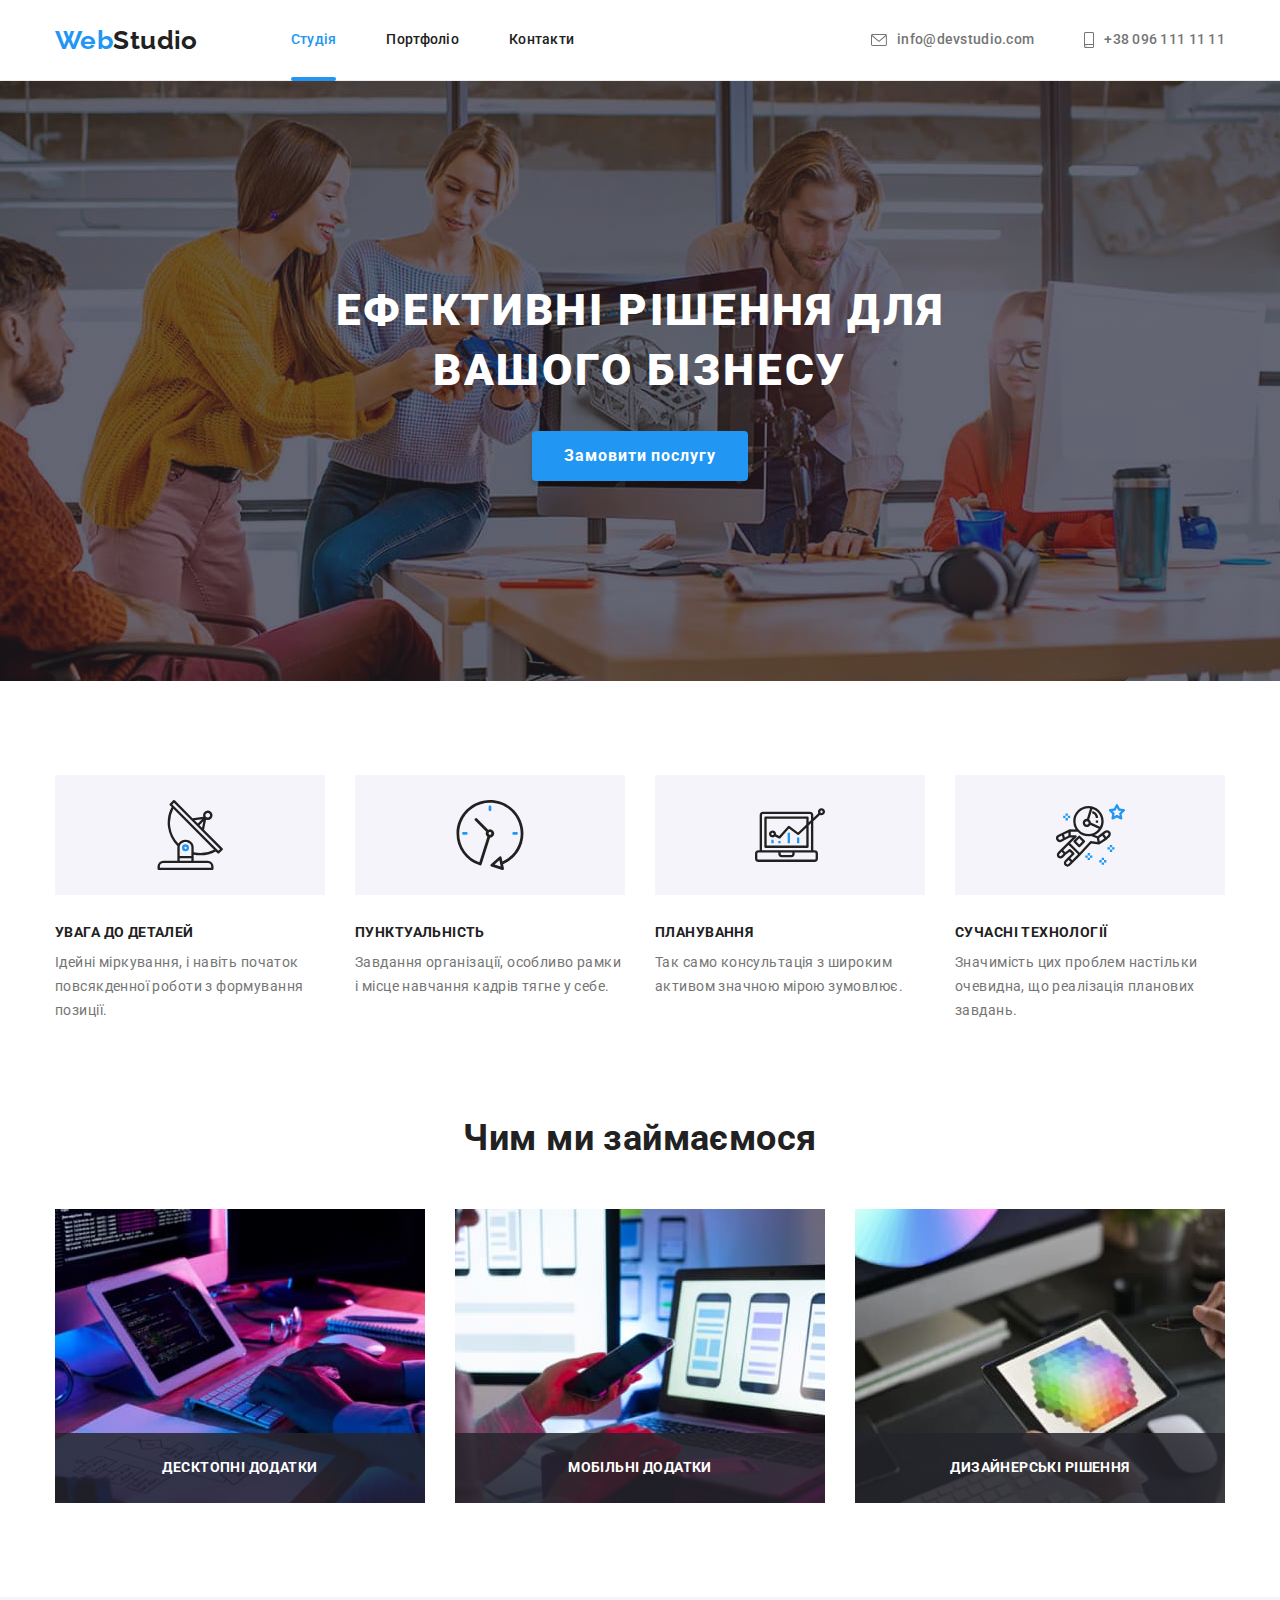
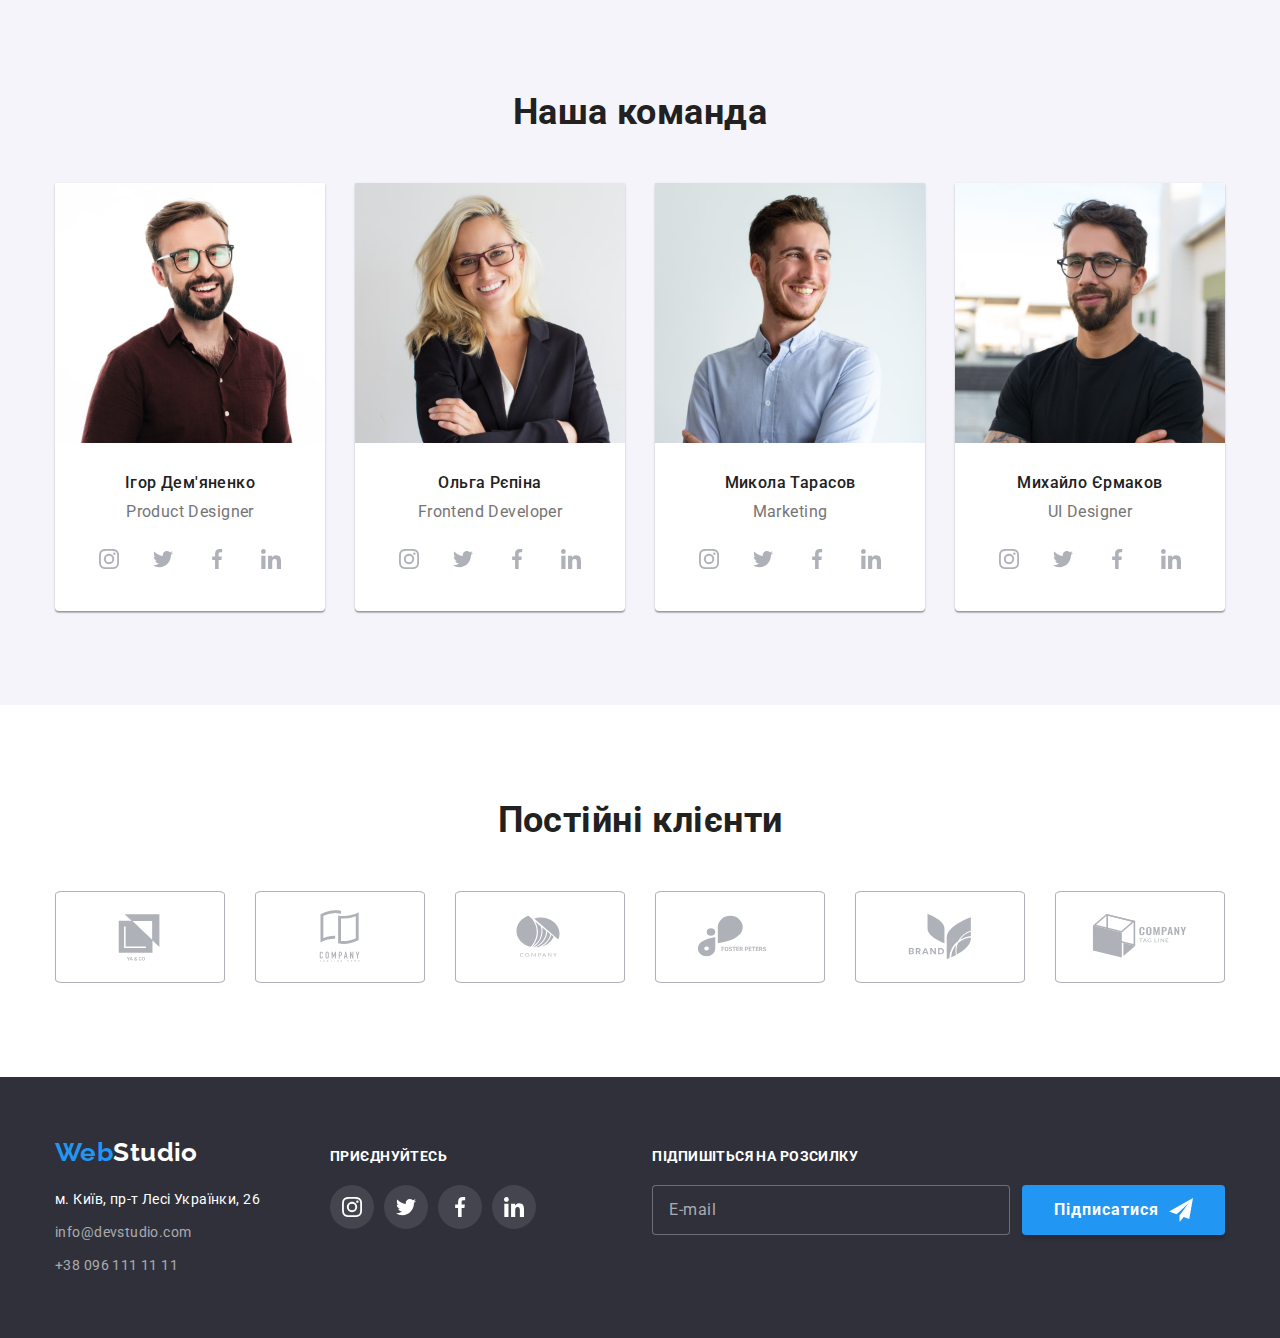
<file: index.html>
<!DOCTYPE html>
<html lang="uk">
  <head>
    <meta charset="UTF-8" />
    <meta http-equiv="X-UA-Compatible" content="IE=edge" />
    <meta name="viewport" content="width=device-width, initial-scale=1.0" />
    <title>Студія</title>
    <link rel="preconnect" href="https://fonts.googleapis.com" />
    <link rel="preconnect" href="https://fonts.gstatic.com" crossorigin />
    <link
      href="https://fonts.googleapis.com/css2?family=Raleway:wght@700&family=Roboto:wght@400;500;700;900&display=swap"
      rel="stylesheet"
    />
    <link
      rel="stylesheet"
      href="https://cdnjs.cloudflare.com/ajax/libs/modern-normalize/1.1.0/modern-normalize.min.css"
    />
    <link rel="stylesheet" href="./css/main.min.css" />
  </head>
  <body>
    <!--Загаловок-->
    <header class="main-menu">
      <div class="menu container">
        <nav class="menu-nav">
          <a href="./index.html" class="logo menu-nav__logo link"> <span>Web</span>Studio </a>
          <ul class="menu-links list">
            <li class="menu-links__item">
              <a href="./index.html" class="menu-links__link link current">Студія</a>
            </li>
            <li class="menu-links__item">
              <a href="./portfolio.html" class="menu-links__link link">Портфоліо</a>
            </li>
            <li class="menu-links__item">
              <a href="#" class="menu-links__link link">Контакти</a>
            </li>
          </ul>
        </nav>
        <ul class="header-contacts list">
          <li>
            <a href="mailto:info@devstudio.com" class="contacts-link link"
              ><svg class="contacts-link__icon" width="16" height="12">
                <use href="./images/symbol-defs.svg#icon-email"></use>
              </svg>
              info@devstudio.com</a
            >
          </li>
          <li>
            <a href="tel:+380961111111" class="contacts-link link"
              ><svg class="contacts-link__icon" width="10" height="16">
                <use href="./images/symbol-defs.svg#icon-smartphone"></use>
              </svg>
              +38 096 111 11 11</a
            >
          </li>
        </ul>
      </div>
    </header>

    <!--Основний контент-->
    <main>
      <div class="hero">
        <div class="container">
          <h1 class="hero__title">Ефективні рішення для вашого бізнесу</h1>
          <button type="button" class="hero__button button" data-modal-open>
            Замовити послугу
          </button>
        </div>
      </div>
      <section class="advances">
        <div class="container">
          <!--наші особливості(зробити це заголовок невидими)-->
          <h2 class="visually-hidden">Наші особливості</h2>
          <ul class="advances-svg list">
            <li class="advances-svg__item">
              <svg class="advances-svg__icon" aria-label="зображення радару">
                <use href="./images/symbol-defs.svg#icon-advances1"></use>
              </svg>
            </li>
            <li class="advances-svg__item">
              <svg class="advances-svg__icon" aria-label="зображення годиннику">
                <use href="./images/symbol-defs.svg#icon-advances2"></use>
              </svg>
            </li>
            <li class="advances-svg__item">
              <svg class="advances-svg__icon" aria-label="зображення комп'ютеру">
                <use href="./images/symbol-defs.svg#icon-advances3"></use>
              </svg>
            </li>
            <li class="advances-svg__item">
              <svg class="advances-svg__icon" aria-label="зображення космонавта">
                <use href="./images/symbol-defs.svg#icon-advances4"></use>
              </svg>
            </li>
          </ul>
          <ul class="advances-text list">
            <li class="advances-text__item">
              <h3 class="advances-text__subtitle">УВАГА ДО ДЕТАЛЕЙ</h3>
              <p class="advances-text__words">
                Ідейні міркування, і навіть початок повсякденної роботи з
                формування позиції.
              </p>
            </li>
            <li class="advances-text__item">
              <h3 class="advances-text__subtitle">ПУНКТУАЛЬНІСТЬ</h3>
              <p class="advances-text__words">
                Завдання організації, особливо рамки і місце навчання кадрів
                тягне у себе.
              </p>
            </li>
            <li class="advances-text__item">
              <h3 class="advances-text__subtitle">ПЛАНУВАННЯ</h3>
              <p class="advances-text__words">
                Так само консультація з широким активом значною мірою зумовлює.
              </p>
            </li>
            <li class="advances-text__item">
              <h3 class="advances-text__subtitle">СУЧАСНІ ТЕХНОЛОГІЇ</h3>
              <p class="advances-text__words">
                Значимість цих проблем настільки очевидна, що реалізація
                планових завдань.
              </p>
            </li>
          </ul>
        </div>
      </section>
      <!--чим мизаймаємось-->
      <section class="section">
        <div class="container">
          <h2 class="title">Чим ми займаємося</h2>
          <ul class="work-list list">
            <li class="work-list__item">
              <div class="work-img">
                <img
                  class="work-pic"
                  src="./images/box1.jpg"
                  alt="Людина працює за ноутбуком"
                  width="370"
                />
              </div>
              <p class="work-list__text">Десктопні додатки</p>
            </li>
            <li class="work-list__item">
              <img
                class="work-pic"
                src="./images/box2.jpg"
                alt="Людина працює за ноутбуком і тримає в руках мобільний телефон"
                width="370"
              />
              <p class="work-list__text">Мобільні додатки</p>
            </li>
            <li class="work-list__item">
              <img
                class="work-pic"
                src="./images/box3.jpg"
                alt="Людина тримає в руках планшет"
                width="370"
              />
              <p class="work-list__text">Дизайнерські рішення</p>
            </li>
          </ul>
        </div>
      </section>
      <!--наша команда-->
      <section class="team section">
        <div class="container">
          <h2 class="title">Наша команда</h2>
          <ul class="team-list list">
            <li class="team-item">
              <img
                class="team-pic"
                src="./images/igor.jpg"
                alt="фото Ігоря Дем'яненко"
                width="270"
              />
              <div class="team-subject-text">
                <h3 class="team-subject">Ігор Дем'яненко</h3>
                <p class="team-text" lang="en">Product Designer</p>
              </div>
              <ul class="team-social list">
                <li class="team-social-list">
                  <a href="" class="team-social-link">
                    <svg
                      aria-label="іконка інстаграму"
                      class="team-social-icon"
                    >
                      <use
                        href="./images/symbol-defs.svg#icon-instagram"
                      ></use></svg
                  ></a>
                </li>
                <li class="team-social-list">
                  <a href="" class="team-social-link">
                    <svg aria-label="іконка твітеру" class="team-social-icon">
                      <use
                        href="./images/symbol-defs.svg#icon-twitter"
                      ></use></svg
                  ></a>
                </li>
                <li class="team-social-list">
                  <a href="" class="team-social-link">
                    <svg aria-label="іконка фуйсбуку" class="team-social-icon">
                      <use
                        href="./images/symbol-defs.svg#icon-facebook"
                      ></use></svg
                  ></a>
                </li>
                <li class="team-social-list">
                  <a href="" class="team-social-link">
                    <svg aria-label="іконка лікедіну" class="team-social-icon">
                      <use
                        href="./images/symbol-defs.svg#icon-linkedin"
                      ></use></svg
                  ></a>
                </li>
              </ul>
            </li>
            <li class="team-item">
              <img
                class="team-pic"
                src="./images/olga.jpg"
                alt="фото Ольги Рєпіної"
                width="270"
              />
              <div class="team-subject-text">
                <h3 class="team-subject">Ольга Рєпіна</h3>
                <p class="team-text" lang="en">Frontend Developer</p>
              </div>
              <ul class="team-social list">
                <li class="team-social-list">
                  <a href="" class="team-social-link">
                    <svg
                      aria-label="іконка інстаграму"
                      class="team-social-icon"
                    >
                      <use
                        href="./images/symbol-defs.svg#icon-instagram"
                      ></use></svg
                  ></a>
                </li>
                <li class="team-social-list">
                  <a href="" class="team-social-link">
                    <svg aria-label="іконка твітеру" class="team-social-icon">
                      <use
                        href="./images/symbol-defs.svg#icon-twitter"
                      ></use></svg
                  ></a>
                </li>
                <li class="team-social-list">
                  <a href="" class="team-social-link">
                    <svg aria-label="іконка фуйсбуку" class="team-social-icon">
                      <use
                        href="./images/symbol-defs.svg#icon-facebook"
                      ></use></svg
                  ></a>
                </li>
                <li class="team-social-list">
                  <a href="" class="team-social-link">
                    <svg aria-label="іконка лікедіну" class="team-social-icon">
                      <use
                        href="./images/symbol-defs.svg#icon-linkedin"
                      ></use></svg
                  ></a>
                </li>
              </ul>
            </li>
            <li class="team-item">
              <img
                class="team-pic"
                src="./images/mykola.jpg"
                alt="фото Миколи Тарасова"
                width="270"
              />
              <div class="team-subject-text">
                <h3 class="team-subject">Микола Тарасов</h3>
                <p class="team-text" lang="en">Marketing</p>
              </div>
              <ul class="team-social list">
                <li class="team-social-list">
                  <a href="" class="team-social-link">
                    <svg
                      aria-label="іконка інстаграму"
                      class="team-social-icon"
                    >
                      <use
                        href="./images/symbol-defs.svg#icon-instagram"
                      ></use></svg
                  ></a>
                </li>
                <li class="team-social-list">
                  <a href="" class="team-social-link">
                    <svg aria-label="іконка твітеру" class="team-social-icon">
                      <use
                        href="./images/symbol-defs.svg#icon-twitter"
                      ></use></svg
                  ></a>
                </li>
                <li class="team-social-list">
                  <a href="" class="team-social-link">
                    <svg aria-label="іконка фуйсбуку" class="team-social-icon">
                      <use
                        href="./images/symbol-defs.svg#icon-facebook"
                      ></use></svg
                  ></a>
                </li>
                <li class="team-social-list">
                  <a href="" class="team-social-link">
                    <svg aria-label="іконка лікедіну" class="team-social-icon">
                      <use
                        href="./images/symbol-defs.svg#icon-linkedin"
                      ></use></svg
                  ></a>
                </li>
              </ul>
            </li>
            <li class="team-item">
              <img
                class="team-pic"
                src="./images/mykhailo.jpg"
                alt="фото Михайла Єрмакова"
                width="270"
              />
              <div class="team-subject-text">
                <h3 class="team-subject">Михайло Єрмаков</h3>
                <p class="team-text" lang="en">UI Designer</p>
              </div>
              <ul class="team-social list">
                <li class="team-social-list">
                  <a href="" class="team-social-link">
                    <svg
                      aria-label="іконка інстаграму"
                      class="team-social-icon"
                    >
                      <use
                        href="./images/symbol-defs.svg#icon-instagram"
                      ></use></svg
                  ></a>
                </li>
                <li class="team-social-list">
                  <a href="" class="team-social-link">
                    <svg aria-label="іконка твітеру" class="team-social-icon">
                      <use
                        href="./images/symbol-defs.svg#icon-twitter"
                      ></use></svg
                  ></a>
                </li>
                <li class="team-social-list">
                  <a href="" class="team-social-link">
                    <svg aria-label="іконка фуйсбуку" class="team-social-icon">
                      <use
                        href="./images/symbol-defs.svg#icon-facebook"
                      ></use></svg
                  ></a>
                </li>
                <li class="team-social-list">
                  <a href="" class="team-social-link">
                    <svg aria-label="іконка лікедіну" class="team-social-icon">
                      <use
                        href="./images/symbol-defs.svg#icon-linkedin"
                      ></use></svg
                  ></a>
                </li>
              </ul>
            </li>
          </ul>
        </div>
      </section>
      <!-- Клієнти -->
      <section class="clients section">
        <div class="container">
          <h2 class="title">Постійні клієнти</h2>
          <ul class="clients-list list">
            <li class="clients-item">
              <a href="" class="clients-link">
                <svg aria-label="логотип клієнта" class="clients-icon">
                  <use href="./images/symbol-defs.svg#icon-Logo"></use>
                </svg>
              </a>
            </li>
            <li class="clients-item">
              <a href="" class="clients-link">
                <svg aria-label="логотип клієнта" class="clients-icon">
                  <use href="./images/symbol-defs.svg#icon-Logo1"></use>
                </svg>
              </a>
            </li>
            <li class="clients-item">
              <a href="" class="clients-link">
                <svg aria-label="логотип клієнта" class="clients-icon">
                  <use href="./images/symbol-defs.svg#icon-Logo2"></use>
                </svg>
              </a>
            </li>
            <li class="clients-item">
              <a href="" class="clients-link">
                <svg aria-label="логотип клієнта" class="clients-icon">
                  <use href="./images/symbol-defs.svg#icon-Logo3"></use>
                </svg>
              </a>
            </li>
            <li class="clients-item">
              <a href="" class="clients-link">
                <svg aria-label="логотип клієнта" class="clients-icon">
                  <use href="./images/symbol-defs.svg#icon-Logo4"></use>
                </svg>
              </a>
            </li>
            <li class="clients-item">
              <a href="" class="clients-link">
                <svg aria-label="логотип клієнта" class="clients-icon">
                  <use href="./images/symbol-defs.svg#icon-Logo5"></use>
                </svg>
              </a>
            </li>
          </ul>
        </div>
      </section>
    </main>

    <!--Підвал-->
    <footer class="footer">
      <div class="container footer-box">
        <div class="footer-info">
          <div class="footer-info-part">
            <a href="./index.html" class="logo footer__logo link"
              ><span>Web</span>Studio</a
            >
            <address class="footer-address">
              <ul class="footer-list list">
                <li class="footer-item">
                  <a
                    class="footer-link link"
                    href="https://goo.gl/maps/CPtrU1FHBa2aNyZL9"
                    target="_blank"
                    rel="noopener noreferrer nofollow"
                    >м. Київ, пр-т Лесі Українки, 26</a
                  >
                </li>
                <li class="footer-item">
                  <a href="mailto:info@devstudio.com" class="footer-mail link"
                    >info@devstudio.com</a
                  >
                </li>
                <li class="footer-item">
                  <a href="tel:+380961111111" class="footer-tel link"
                    >+38 096 111 11 11</a
                  >
                </li>
              </ul>
            </address>
          </div>
          <div>
            <div class="footer-social">
              <p>приєднуйтесь</p>
              <ul class="footer-social-list list">
                <li class="footer-social-item">
                  <a href="" class="footer-social-link"
                    ><svg
                      lang="en"
                      aria-label="instagram"
                      class="footer-social-icon"
                    >
                      <use
                        href="./images/symbol-defs.svg#icon-instagram"
                      ></use></svg
                  ></a>
                </li>
                <li class="footer-social-item">
                  <a href="" class="footer-social-link"
                    ><svg
                      lang="en"
                      aria-label="twitter"
                      class="footer-social-icon"
                    >
                      <use
                        href="./images/symbol-defs.svg#icon-twitter"
                      ></use></svg
                  ></a>
                </li>
                <li class="footer-social-item">
                  <a href="" class="footer-social-link"
                    ><svg
                      lang="en"
                      aria-label="facebook"
                      class="footer-social-icon"
                    >
                      <use
                        href="./images/symbol-defs.svg#icon-facebook"
                      ></use></svg
                  ></a>
                </li>
                <li class="footer-social-item">
                  <a href="" class="footer-social-link"
                    ><svg
                      lang="en"
                      aria-label="linkedin"
                      class="footer-social-icon"
                    >
                      <use
                        href="./images/symbol-defs.svg#icon-linkedin"
                      ></use></svg
                  ></a>
                </li>
              </ul>
            </div>
          </div>
        </div>
        <div class="submit">
          <p class="footer-form-text">Підпишіться на розсилку</p>
          <form class="footer-form">
            <label class="footer-form-field">
              <input
                class="footer-input-email"
                type="text"
                name="email"
                pattern="[a-z0-9._%+-]+@[a-z0-9.-]+\.[a-z]{2,}$"
                placeholder="E-mail"
              />
            </label>
            <div class="btn-position">
              <button type="submit" class="footer-submit-btn">
                Підписатися
                <svg class="footer-icon-send" width="24" height="24">
                  <use href="./images/symbol-defs.svg#icon-send"></use>
                </svg>
              </button>
            </div>
          </form>
        </div>
      </div>
    </footer>
    <!-- modal window -->
    <div class="backdrop is-hidden" data-modal>
      <div class="modal">
        <button type="button" class="modal-close-btn" data-modal-close>
          <svg class="modal-close-icon" width="18" height="18">
            <use href="./images/symbol-defs.svg#icon-close"></use>
          </svg>
        </button>
        <p class="modal-form-title">Залиште свої дані, ми вам передзвонимо</p>
        <form class="modal-form">
          <label class="modal-form-field">
            <span class="modal-form-name">Ім'я</span>
            <span class="modal-form-input-wrapper">
              <input
                type="text"
                class="modal-form-input"
                required
                pattern="[a-zA-Zа-яА-ЯіІїЇ`ʼ]+"
                name="user_name"
                minlength="2"
              />
              <svg class="modal-form-input-icon" width="18" height="18">
                <use href="./images/symbol-defs.svg#icon-person"></use>
              </svg>
            </span>
          </label>
          <label class="modal-form-field">
            <span class="modal-form-name">Телефон</span>
            <span class="modal-form-input-wrapper">
              <input
                type="tel"
                class="modal-form-input"
                required
                pattern="[0-9]{3}-[0-9]{3}-[0-9]{2}-[0-9]{2}"
                title="xxx-xxx-xx-xx"
                name="user_phone"
              />
              <svg class="modal-form-input-icon" width="18" height="18">
                <use href="./images/symbol-defs.svg#icon-phone-form"></use>
              </svg>
            </span>
          </label>
          <label class="modal-form-field">
            <span class="modal-form-name">Пошта</span>
            <span class="modal-form-input-wrapper">
              <input
                type="email"
                class="modal-form-input"
                name="user_email"
                pattern="[a-z0-9._%+-]+@[a-z0-9.-]+\.[a-z]{2,}$"
              />
              <svg class="modal-form-input-icon" width="18" height="18">
                <use href="./images/symbol-defs.svg#icon-email-form"></use>
              </svg>
            </span>
          </label>
          <label class="modal-form-text">
            <span class="modal-form-name">Коментар</span>
            <textarea
              class="modal-form-message"
              name="user_message"
              placeholder="Введіть текст"
            ></textarea>
          </label>
          <label class="modal-form-check-field">
            <input
              type="checkbox"
              class="modal-form-check"
              name="user_policy"
              required
            />
            <svg class="modal-form-own-checkbox">
              <use
                class="modal-form-own-checkbox-icon"
                href="./images/symbol-defs.svg#icon-check"
              ></use></svg
            ><span class="modal-form-agree-text"
              >Погоджуюся з розсилкою та приймаю &nbsp;</span
            ><a class="modal-form-link" href="#">Умови договору</a>
          </label>
          <button type="submit" class="btnmodal-form-submit">Відправити</button>
        </form>
      </div>
    </div>
    <script src="./js/modal.js"></script>
  </body>
</html>
</file>
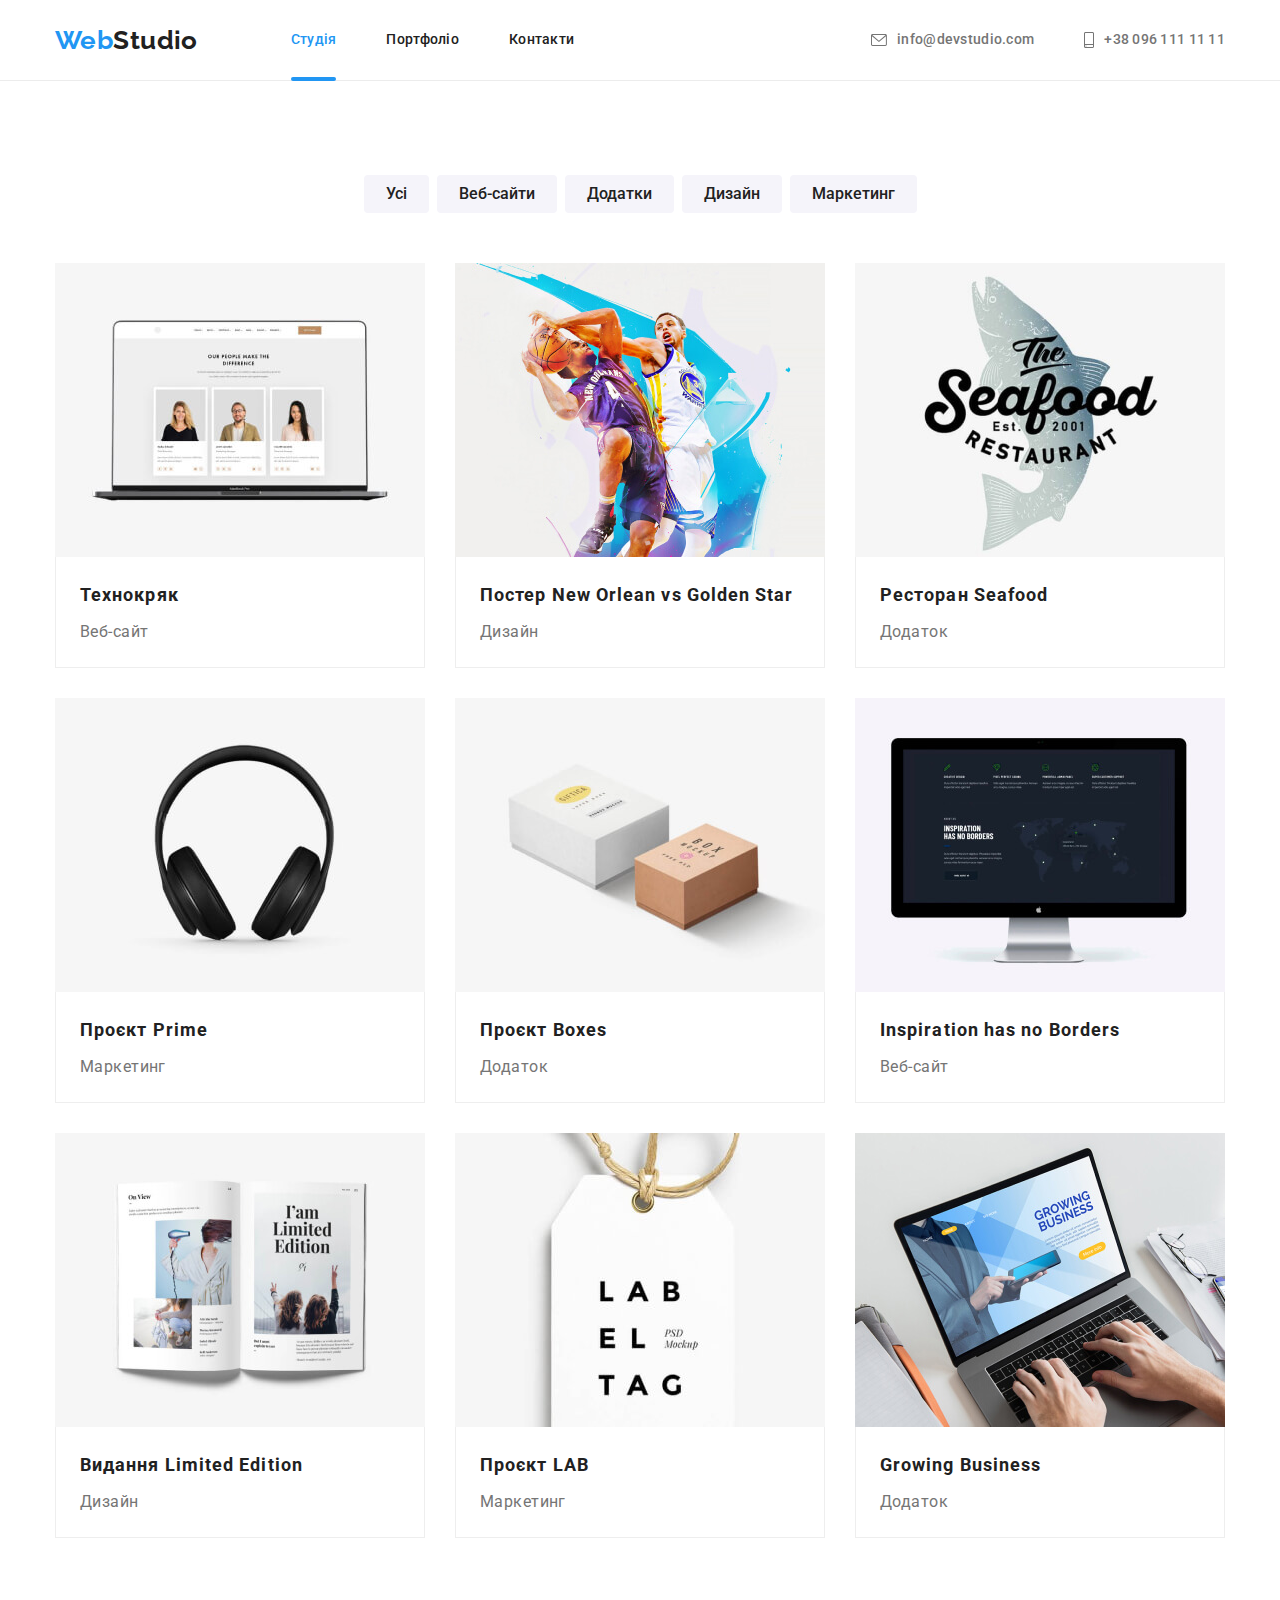
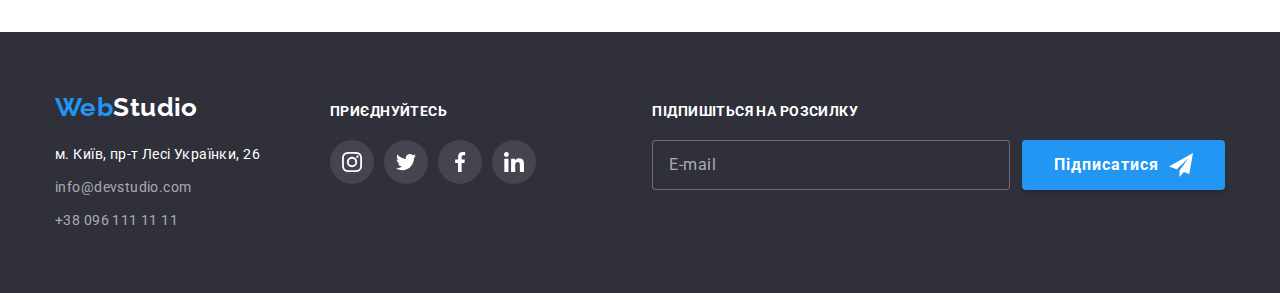
<file: portfolio.html>
<!DOCTYPE html>
<html lang="uk">
  <head>
    <meta charset="UTF-8" />
    <meta name="viewport" content="width=device-width, initial-scale=1.0" />
    <title>Document</title>
    <link rel="preconnect" href="https://fonts.googleapis.com" />
    <link rel="preconnect" href="https://fonts.gstatic.com" crossorigin />
    <link
      href="https://fonts.googleapis.com/css2?family=Raleway:wght@700&family=Roboto:wght@400;500;700;900&display=swap"
      rel="stylesheet"
    />
    <link
      rel="stylesheet"
      href="https://cdnjs.cloudflare.com/ajax/libs/modern-normalize/1.1.0/modern-normalize.min.css"
    />
    <link rel="stylesheet" href="./css/main.min.css" />
  </head>
  <body>
    <!--Загаловок-->
        <header class="main-menu">
      <div class="menu container">
        <nav class="menu-nav">
          <a href="./index.html" class="logo menu-nav__logo link"> <span>Web</span>Studio </a>
          <ul class="menu-links list">
            <li class="menu-links__item">
              <a href="./index.html" class="menu-links__link link current">Студія</a>
            </li>
            <li class="menu-links__item">
              <a href="./portfolio.html" class="menu-links__link link">Портфоліо</a>
            </li>
            <li class="menu-links__item">
              <a href="#" class="menu-links__link link">Контакти</a>
            </li>
          </ul>
        </nav>
        <ul class="header-contacts list">
          <li>
            <a href="mailto:info@devstudio.com" class="contacts-link link"
              ><svg class="contacts-link__icon" width="16" height="12">
                <use href="./images/symbol-defs.svg#icon-email"></use>
              </svg>
              info@devstudio.com</a
            >
          </li>
          <li>
            <a href="tel:+380961111111" class="contacts-link link"
              ><svg class="contacts-link__icon" width="10" height="16">
                <use href="./images/symbol-defs.svg#icon-smartphone"></use>
              </svg>
              +38 096 111 11 11</a
            >
          </li>
        </ul>
      </div>
    </header>


    <!--Портфоліо-->
    <main>
      <section>
        <div class="section container">
          <h1 class="visually-hidden">Категорії</h1>
          <!--зробити заголовок невидимим-->
          <ul class="portfolio-buttons list">
            <li><button type="button" class="portfolio-button">Усі</button></li>
            <li>
              <button type="button" class="portfolio-button">Веб-сайти</button>
            </li>
            <li>
              <button type="button" class="portfolio-button">Додатки</button>
            </li>
            <li>
              <button type="button" class="portfolio-button">Дизайн</button>
            </li>
            <li>
              <button type="button" class="portfolio-button">Маркетинг</button>
            </li>
          </ul>
          <ul class="category-list list">
            <li class="category-item">
              <a href="#" class="categore-link link">
                <div>
                  <img src="./images/techno1.jpg" alt="ноутбук" width="370" />
                  <p class="category-overlay">
                    Ресурс пропонує комплексні пропозиції з різним рівнем
                    функціоналу та сервісів. Все це дозволить відвідувачу
                    отримати вичерпні відомості про компанію чи приватну особу.
                  </p>
                </div>
                <div class="category-text-title">
                  <h2 class="category-titel">Технокряк</h2>
                  <p class="category-text">Веб-сайт</p>
                </div>
              </a>
            </li>
            <li class="category-item">
              <a href="#" class="categore-link link">
                <div>
                  <img
                    src="./images/poster2.jpg"
                    alt="два чоловіка грають в баскетбол"
                    width="370"
                  />
                  <p class="category-overlay">
                    Ресурс пропонує комплексні пропозиції з різним рівнем
                    функціоналу та сервісів. Все це дозволить відвідувачу
                    отримати вичерпні відомості про компанію чи приватну особу.
                  </p>
                </div>
                <div class="category-text-title">
                  <h2 class="category-titel">
                    Постер <span lang="en"> New Orlean vs Golden Star</span>
                  </h2>
                  <p class="category-text">Дизайн</p>
                </div>
              </a>
            </li>
            <li class="category-item">
              <a href="#" class="categore-link link">
                <div>
                  <img
                    src="./images/restoran3.jpg"
                    alt="напис на фоні вертикальної риби"
                    width="370"
                  />
                  <p class="category-overlay">
                    Ресурс пропонує комплексні пропозиції з різним рівнем
                    функціоналу та сервісів. Все це дозволить відвідувачу
                    отримати вичерпні відомості про компанію чи приватну особу.
                  </p>
                </div>
                <div class="category-text-title">
                  <h2 class="category-titel">
                    Ресторан <span lang="en">Seafood</span>
                  </h2>
                  <p class="category-text">Додаток</p>
                </div>
              </a>
            </li>
            <li class="category-item">
              <a href="#" class="categore-link link">
                <div>
                  <img
                    src="./images/projekt4.jpg"
                    alt="навушники"
                    width="370"
                  />
                  <p class="category-overlay">
                    Ресурс пропонує комплексні пропозиції з різним рівнем
                    функціоналу та сервісів. Все це дозволить відвідувачу
                    отримати вичерпні відомості про компанію чи приватну особу.
                  </p>
                </div>
                <div class="category-text-title">
                  <h2 class="category-titel">
                    Проєкт <span lang="en">Prime</span>
                  </h2>
                  <p class="category-text">Маркетинг</p>
                </div>
              </a>
            </li>
            <li class="category-item">
              <a href="#" class="categore-link link">
                <div>
                  <img
                    src="./images/projekt5.jpg"
                    alt="дві коробки"
                    width="370"
                  />
                  <p class="category-overlay">
                    Ресурс пропонує комплексні пропозиції з різним рівнем
                    функціоналу та сервісів. Все це дозволить відвідувачу
                    отримати вичерпні відомості про компанію чи приватну особу.
                  </p>
                </div>
                <div class="category-text-title">
                  <h2 class="category-titel">
                    Проєкт <span lang="en">Boxes</span>
                  </h2>
                  <p class="category-text">Додаток</p>
                </div>
              </a>
            </li>
            <li class="category-item">
              <a href="#" class="categore-link link">
                <div>
                  <img
                    src="./images/inspiration6.jpg"
                    alt="екран комп'ютера"
                    width="370"
                  />
                  <p class="category-overlay">
                    Ресурс пропонує комплексні пропозиції з різним рівнем
                    функціоналу та сервісів. Все це дозволить відвідувачу
                    отримати вичерпні відомості про компанію чи приватну особу.
                  </p>
                </div>
                <div class="category-text-title">
                  <h2 class="category-titel" lang="en">
                    Inspiration has no Borders
                  </h2>
                  <p class="category-text">Веб-сайт</p>
                </div>
              </a>
            </li>
            <li class="category-item">
              <a href="#" class="categore-link link">
                <div>
                  <img src="./images/magazine7.jpg" alt="журнал" width="370" />
                  <p class="category-overlay">
                    Ресурс пропонує комплексні пропозиції з різним рівнем
                    функціоналу та сервісів. Все це дозволить відвідувачу
                    отримати вичерпні відомості про компанію чи приватну особу.
                  </p>
                </div>
                <div class="category-text-title">
                  <h2 class="category-titel">
                    Видання <span lang="en">Limited Edition</span>
                  </h2>
                  <p class="category-text">Дизайн</p>
                </div>
              </a>
            </li>
            <li class="category-item">
              <a href="#" class="categore-link link">
                <div>
                  <img
                    src="./images/lab8.jpg"
                    alt="бірка з написом"
                    width="370"
                  />
                  <p class="category-overlay">
                    Ресурс пропонує комплексні пропозиції з різним рівнем
                    функціоналу та сервісів. Все це дозволить відвідувачу
                    отримати вичерпні відомості про компанію чи приватну особу.
                  </p>
                </div>
                <div class="category-text-title">
                  <h2 class="category-titel">
                    Проєкт <span lang="en">LAB</span>
                  </h2>
                  <p class="category-text">Маркетинг</p>
                </div>
              </a>
            </li>
            <li class="category-item">
              <a href="#" class="categore-link link">
                <div>
                  <img
                    src="./images/business9.jpg"
                    alt="людина працює за ноутбуком"
                    width="370"
                  />
                  <p class="category-overlay">
                    Ресурс пропонує комплексні пропозиції з різним рівнем
                    функціоналу та сервісів. Все це дозволить відвідувачу
                    отримати вичерпні відомості про компанію чи приватну особу.
                  </p>
                </div>
                <div class="category-text-title">
                  <h2 class="category-titel" lang="en">Growing Business</h2>
                  <p class="category-text">Додаток</p>
                </div>
              </a>
            </li>
          </ul>
        </div>
      </section>
    </main>

    <!--Підвал-->
        <footer class="footer">
      <div class="container footer-box">
        <div class="footer-info">
          <div class="footer-info-part">
            <a href="./index.html" class="logo footer__logo link"
              ><span>Web</span>Studio</a
            >
            <address class="footer-address">
              <ul class="footer-list list">
                <li class="footer-item">
                  <a
                    class="footer-link link"
                    href="https://goo.gl/maps/CPtrU1FHBa2aNyZL9"
                    target="_blank"
                    rel="noopener noreferrer nofollow"
                    >м. Київ, пр-т Лесі Українки, 26</a
                  >
                </li>
                <li class="footer-item">
                  <a href="mailto:info@devstudio.com" class="footer-mail link"
                    >info@devstudio.com</a
                  >
                </li>
                <li class="footer-item">
                  <a href="tel:+380961111111" class="footer-tel link"
                    >+38 096 111 11 11</a
                  >
                </li>
              </ul>
            </address>
          </div>
          <div>
            <div class="footer-social">
              <p>приєднуйтесь</p>
              <ul class="footer-social-list list">
                <li class="footer-social-item">
                  <a href="" class="footer-social-link"
                    ><svg
                      lang="en"
                      aria-label="instagram"
                      class="footer-social-icon"
                    >
                      <use
                        href="./images/symbol-defs.svg#icon-instagram"
                      ></use></svg
                  ></a>
                </li>
                <li class="footer-social-item">
                  <a href="" class="footer-social-link"
                    ><svg
                      lang="en"
                      aria-label="twitter"
                      class="footer-social-icon"
                    >
                      <use
                        href="./images/symbol-defs.svg#icon-twitter"
                      ></use></svg
                  ></a>
                </li>
                <li class="footer-social-item">
                  <a href="" class="footer-social-link"
                    ><svg
                      lang="en"
                      aria-label="facebook"
                      class="footer-social-icon"
                    >
                      <use
                        href="./images/symbol-defs.svg#icon-facebook"
                      ></use></svg
                  ></a>
                </li>
                <li class="footer-social-item">
                  <a href="" class="footer-social-link"
                    ><svg
                      lang="en"
                      aria-label="linkedin"
                      class="footer-social-icon"
                    >
                      <use
                        href="./images/symbol-defs.svg#icon-linkedin"
                      ></use></svg
                  ></a>
                </li>
              </ul>
            </div>
          </div>
        </div>
        <div class="submit">
          <p class="footer-form-text">Підпишіться на розсилку</p>
          <form class="footer-form">
            <label class="footer-form-field">
              <input
                class="footer-input-email"
                type="text"
                name="email"
                pattern="[a-z0-9._%+-]+@[a-z0-9.-]+\.[a-z]{2,}$"
                placeholder="E-mail"
              />
            </label>
            <div class="btn-position">
              <button type="submit" class="footer-submit-btn">
                Підписатися
                <svg class="footer-icon-send" width="24" height="24">
                  <use href="./images/symbol-defs.svg#icon-send"></use>
                </svg>
              </button>
            </div>
          </form>
        </div>
      </div>
    </footer>
  </body>
</html>
</file>
<file: css/main.min.css>
:root{--primary-text-color: #212121;--title-text-color: #757575;--second-text-color: #fff;--accent-color: #2196f3;--primery-background-color: #fff;--second-background-color: #f5f4fa;--third-backgraund-color: #2f303a;--fourth-backgraund-color: #fff;--footer-contacts-color: rgba(255, 255, 255, 0.6);--primery-font: "Roboto", sans-serif;--secondary-font: "Raleway", sans-serif}.visually-hidden{position:absolute;width:1px;height:1px;margin:-1px;border:0;padding:0;white-space:nowrap;clip-path:inset(100%);clip:rect(0 0 0 0);overflow:hidden}.footer-mail,.footer-tel,.footer-link{font-family:"Roboto";font-style:normal;line-height:1.71}.category-overlay,.categore-link,.portfolio-button,.clients-icon,.clients-link,.team-social-icon,.hero__button,.btnmodal-form-submit,.contacts-link__icon,.contacts-link,.menu-links__link{transition-duration:250ms;transition-timing-function:cubic-bezier(0.4, 0, 0.2, 1)}.list{list-style:none}.link{text-decoration:none}.current.menu-links__link{color:var(--accent-color)}img{display:block}button{font-family:inherit;cursor:pointer}h1,h2,h3,h4,p{margin-top:0px;margin-bottom:0px}ul,ol{margin-top:0px;margin-bottom:0px;padding-left:0px}body{font-family:var(--primery-font);color:var(--primary-text-color);background-color:var(--primery-background-color);font-size:14px;letter-spacing:.03em}.section{padding-top:94px;padding-bottom:94px}.container{width:1200px;margin-left:auto;margin-right:auto;padding-left:15px;padding-right:15px}.menu-nav__logo{margin-right:93px}.logo{font-family:var(--secondary-font);font-weight:700;font-size:26px;line-height:1.19;color:var(--primary-text-color)}.logo:focus{color:var(--accent-color)}.logo span{color:var(--accent-color)}.footer__logo{color:var(--second-text-color)}.main-menu{border-bottom:1px solid #ececec}.menu{display:flex;align-items:center}.menu-nav{display:flex;align-items:center}.menu-links{display:flex}.header-contacts{display:flex;margin-left:auto}.menu-links__item{margin-right:50px}.menu-links__item:last-child{margin-right:0px}.menu-links__link{padding-top:32px;padding-bottom:32px;display:block;font-family:var(--primery-font);font-weight:500;font-size:14px;line-height:1.14;letter-spacing:.02em;color:var(--primary-text-color);transition:color;position:relative}.menu-links__link:hover,.menu-links__link:focus{color:var(--accent-color)}.menu-links__link.current.menu-links__link::after{position:absolute;content:"";display:block;width:100%;height:4px;left:0;bottom:-1px;background-color:var(--accent-color);border-radius:2px}.header-contacts{column-gap:50px}.contacts-link{padding-top:32px;padding-bottom:32px;display:flex;align-items:center;font-family:var(--primery-font);font-weight:500;font-size:14px;line-height:1.14;letter-spacing:.02em;color:var(--title-text-color);transition:color}.contacts-link:hover,.contacts-link:focus{color:var(--accent-color)}.contacts-link__icon{margin-right:10px;fill:#757575;transition:fill}.header-contacts a:hover .contacts-link__icon,.header-contacts a:focus .contacts-link__icon{fill:var(--accent-color)}.footer{padding-top:60px;padding-bottom:60px;background-color:var(--third-backgraund-color)}.footer-address{margin-top:20px}.footer-item:not(:last-child){margin-bottom:9px}.footer-link{color:var(--fourth-backgraund-color)}.footer-mail,.footer-tel{color:var(--footer-contacts-color);transition:color;transition-duration:250ms;transition-timing-function:cubic-bezier(0.4, 0, 0.2, 1)}.footer-mail:hover,.footer-mail:focus,.footer-tel:hover,.footer-tel:focus{color:var(--accent-color)}.footer-box{display:flex;align-items:baseline}.footer-social p{font-weight:700;font-size:14px;line-height:1.14;text-transform:uppercase;color:var(--second-text-color);margin-bottom:20px}.footer-social-list{display:flex;column-gap:10px}.footer-social-link{display:flex;align-items:center;justify-content:center;width:44px;height:44px;background:rgba(255,255,255,.1);border-radius:50%;transition:background-color;transition-duration:250ms;transition-timing-function:cubic-bezier(0.4, 0, 0.2, 1)}.footer-social-link:hover,.footer-social-link:focus{background-color:var(--accent-color)}.footer-social-icon{width:20px;height:20px;fill:#fff}.footer-info{display:flex;align-items:baseline}.footer-info-part{margin-right:70px}.submit{margin-left:auto}.footer-form-text{margin-bottom:20px;font-weight:700;font-size:14px;font-weight:700;font-size:14px;line-height:1.14;letter-spacing:.03em;text-transform:uppercase;color:#fff}.footer-form{display:flex;align-items:center}.footer-form-field{margin-right:12px}.footer-input-email{width:358px;height:50px;padding:0;padding-left:16px;color:#fff;background-color:var(--third-backgraund-color);border:1px solid rgba(255,255,255,.3);border-radius:4px}.footer-input-email::placeholder{font-weight:400;font-size:16px;line-height:1.25;letter-spacing:.03em;color:rgba(255,255,255,.6)}.footer-input-email:focus{outline:none;border-color:var(--accent-color)}.footer-submit-btn{display:flex;justify-content:center;align-items:center;text-align:center;border-radius:4px;padding:10px 32px;min-width:200px;min-height:50px;border:none;font-weight:700;font-size:16px;line-height:1.88;letter-spacing:.06em;box-shadow:0px 4px 4px rgba(0,0,0,.15);background-color:var(--accent-color);color:var(--second-text-color);transition:background-color;transition-duration:250ms;transition-timing-function:cubic-bezier(0.4, 0, 0.2, 1)}.footer-submit-btn:hover,.footer-submit-btn:focus{background-color:#188ce8;color:var(--fourth-backgraund-color)}.footer-icon-send{display:flex;align-items:center;justify-items:center;fill:#fff;margin-left:10px}.backdrop{position:fixed;top:0;left:0;z-index:10;height:100%;width:100%;background-color:rgba(47,48,58,.4);transition:opacity 500ms ease,visibility 500ms ease}.backdrop.is-hidden{visibility:hidden;opacity:0;pointer-events:none}.modal{position:absolute;top:50%;left:50%;transform:translate(-50%, -50%);width:528px;height:580px;padding:40px;background-color:var(--fourth-backgraund-color);box-shadow:0px 1px 3px rgba(0,0,0,.12),0px 1px 1px rgba(0,0,0,.14),0px 2px 1px rgba(0,0,0,.2);border-radius:4px}.modal-close-btn{position:absolute;top:8px;right:8px;display:flex;align-items:center;justify-content:center;width:30px;height:30px;background-color:#fff;border:1px solid rgba(0,0,0,.1);border-radius:50%;padding:0}.modal-form-title{font-family:var(--primery-font);font-weight:700;font-size:20px;line-height:1.15;letter-spacing:.03em;text-align:center;margin-bottom:12px}.modal-form{display:flex;flex-direction:column}.modal-form-field{margin-bottom:10px}.modal-form-name{display:block;font-family:var(--primery-font);font-weight:400;font-size:12px;line-height:1.17;letter-spacing:.01em;color:#757575;margin-bottom:4px}.modal-form-input-wrapper{position:relative;display:block}.modal-form-input{width:100%;height:40px;padding:0;padding-left:42px;border:1px solid rgba(33,33,33,.2);border-radius:4px}.modal-form-input:focus{outline:none;border-color:var(--accent-color)}.modal-form-input-icon{position:absolute;top:50%;left:12px;transform:translateY(-50%);fill:#212121;transition:fill}.modal-form-input:focus+.modal-form-input-icon{fill:var(--accent-color)}.modal-form-message{width:100%;height:120px;padding:16px 12px;margin-bottom:20px;border:1px solid rgba(33,33,33,.2);border-radius:4px;resize:none;transition:border var(--accent-color)}.modal-form-message::placeholder{font-family:var(--primery-font);font-size:12px;line-height:1.17;letter-spacing:.01em;color:rgba(117,117,117,.5)}.modal-form-message:focus{outline:none;border-color:var(--accent-color)}.modal-form-check-field{display:flex;align-items:center;justify-content:center;margin-bottom:30px}.modal-form-own-checkbox{width:16px;height:15px;margin-right:7px;border:1px solid #000;border-radius:2px;cursor:pointer}.modal-form-check:checked+.modal-form-own-checkbox{background-color:var(--accent-color);border:var(--accent-color)}.modal-form-check:focus+.modal-form-own-checkbox{border-color:var(--accent-color)}.modal-form-own-checkbox-icon{display:none;fill:#fff}.modal-form-check:checked+.modal-form-own-checkbox .modal-form-own-checkbox-icon{display:block}.modal-form-check{position:absolute;appearance:none}.modal-form-agree-text{font-family:var(--primery-font);font-size:14px;line-height:1.71;letter-spacing:.03em;color:#757575}.modal-form-link{font-family:var(--primery-font);font-size:14px;line-height:1.71;letter-spacing:.03em;color:#2196f3;border-bottom:1px}.btnmodal-form-submit{display:block;margin-right:auto;margin-left:auto;border-radius:4px;padding:10px 32px;min-width:200px;min-height:50px;border:none;font-weight:700;font-size:16px;line-height:1.88;align-items:center;text-align:center;letter-spacing:.06em;box-shadow:0px 4px 4px rgba(0,0,0,.15)}.btnmodal-form-submit{background-color:var(--accent-color);color:var(--second-text-color);transition:background-color}.btnmodal-form-submit:hover,.btnmodal-form-submit:focus{background-color:#188ce8}.title{margin-bottom:50px;font-weight:700;font-size:36px;line-height:1.17;text-align:center}.hero__title{margin-bottom:30px;width:696px;margin-left:auto;margin-right:auto;font-weight:900;font-size:44px;line-height:1.36;text-align:center;letter-spacing:.06em;text-transform:uppercase}.hero{padding:200px 0px;color:var(--second-text-color);max-width:1600px;height:600px;margin-left:auto;margin-right:auto;background-color:var(--third-backgraund-color);background-image:linear-gradient(to right, rgba(47, 48, 58, 0.4), rgba(47, 48, 58, 0.4)),url("../images/herobackgraund.jpg");background-repeat:no-repeat;background-position:center;background-size:cover}.hero__button{display:block;margin-right:auto;margin-left:auto;border-radius:4px;padding:10px 32px;min-width:216px;border:none;font-weight:700;font-size:16px;line-height:1.88;align-items:center;text-align:center;letter-spacing:.06em;box-shadow:0px 4px 4px rgba(0,0,0,.15);background-color:var(--accent-color);color:var(--second-text-color);transition:background-color}.hero__button:hover,.hero__button:focus{background-color:#188ce8}.advances{padding-top:94px}.advances-svg{display:flex;justify-content:center;column-gap:30px;margin-bottom:30px}.advances-svg__item{display:flex;align-items:center;justify-content:center;height:120px;min-width:270px;background-position:center;background-color:var(--second-background-color)}.advances-svg__icon{width:70px;height:70px;background-position:center;background-repeat:no-repeat}.advances-text{display:flex}.advances-text__item{flex-basis:calc((100% - 90px)/4)}.advances-text__item:not(:nth-child(4n)){margin-right:30px}.advances-text__subtitle{margin-bottom:10px;font-weight:700;font-size:14px;line-height:1.14;text-transform:uppercase}.advances-text__words{line-height:1.71;color:var(--title-text-color)}.work-list{display:flex}.work-list__item:not(:nth-child(3n)){margin-right:30px}.work-list__text{display:flex;align-items:center;justify-content:center;width:370px;height:70px;font-weight:700;line-height:1.14;text-transform:uppercase;color:#fff;background:linear-gradient(0deg, rgba(0, 0, 0, 0.2), rgba(0, 0, 0, 0.2)),rgba(47,48,58,.8);position:absolute;left:0;bottom:0}.work-list__item{position:relative}.team-list{display:flex}.team-item{width:77.5%;background-color:var(--fourth-backgraund-color);box-shadow:0px 1px 3px rgba(0,0,0,.12),0px 1px 1px rgba(0,0,0,.14),0px 2px 1px rgba(0,0,0,.2);border-radius:0px 0px 4px 4px}.team-item:not(:nth-child(4n)){margin-right:30px}.team-subject{margin-bottom:10px;font-weight:500;font-size:16px;line-height:1.19;text-align:center}.team-text{margin-bottom:16px;font-size:16px;line-height:1.19;text-align:center;color:var(--title-text-color)}.team-pic{max-width:100%;height:auto}.team{background-color:#f5f4fa}.team-subject-text{padding-top:30px}.team-social-link{display:flex;align-items:center;justify-content:center;width:44px;height:44px;border-radius:50%;transition:background-color;transition-duration:250ms;transition-timing-function:cubic-bezier(0.4, 0, 0.2, 1)}.team-social-link:hover,.team-social-link:focus{background-color:var(--accent-color)}.team-social{display:flex;justify-content:center;column-gap:10px;margin-bottom:30px}.team-social-icon{width:20px;height:20px;fill:#afb1b8;transition:fill}.team-social-link:hover .team-social-icon,.team-social-link:focus .team-social-icon{fill:#fff}.clients-list{display:flex;justify-content:center;column-gap:30px}.clients-link{display:flex;align-items:center;justify-content:center;width:170px;height:92px;border:1px solid #afb1b8;border-radius:4%;transition:border}.clients-link:hover,.clients-link:focus{border:1px solid var(--accent-color)}.clients-icon{width:106px;height:60px;fill:#afb1b8;transition:fill}.clients-link:hover .clients-icon,.clients-link:focus .clients-icon{fill:var(--accent-color)}.portfolio-buttons{display:flex;column-gap:8px;justify-content:center;margin-bottom:50px}.portfolio-button{padding:6px 22px;font-weight:500;font-size:16px;line-height:1.62;text-align:center;border-radius:4px;border:none;background-color:var(--second-background-color);color:var(--primary-text-color);transition:background-color,color,box-shadow}.portfolio-button:hover,.portfolio-button:focus{background-color:var(--accent-color);color:var(--second-text-color);box-shadow:0px 3px 1px rgba(0,0,0,.1),0px 1px 2px rgba(0,0,0,.08),0px 2px 2px rgba(0,0,0,.12)}.category-list{display:flex;flex-wrap:wrap;gap:30px}.category-titel{margin-bottom:4px;font-weight:700;font-size:18px;line-height:2;letter-spacing:.06em;color:var(--primary-text-color)}.category-text{font-size:16px;line-height:1.88;color:var(--title-text-color)}.category-text-title{padding:20px 24px;border-bottom:solid 1px #eee;border-left:solid 1px #eee;border-right:solid 1px #eee}.category-item{background-color:var(--fourth-backgraund-color)}.categore-link{display:block;transition:box-shadow}.categore-link:hover,.categore-link:focus{box-shadow:0px 1px 1px rgba(0,0,0,.12),0px 4px 4px rgba(0,0,0,.06),1px 4px 6px rgba(0,0,0,.16)}.category-item div{position:relative;overflow:hidden}.category-overlay{font-size:18px;line-height:1.56;padding:63px 24px;color:var(--second-text-color);background:rgba(33,150,243,.9);position:absolute;top:0;left:0;height:100%;width:100%;overflow:auto;transform:translateY(100%)}.categore-link:hover .category-overlay,.categore-link:focus .category-overlay{transform:translateY(0%)}/*# sourceMappingURL=main.min.css.map */
</file>
